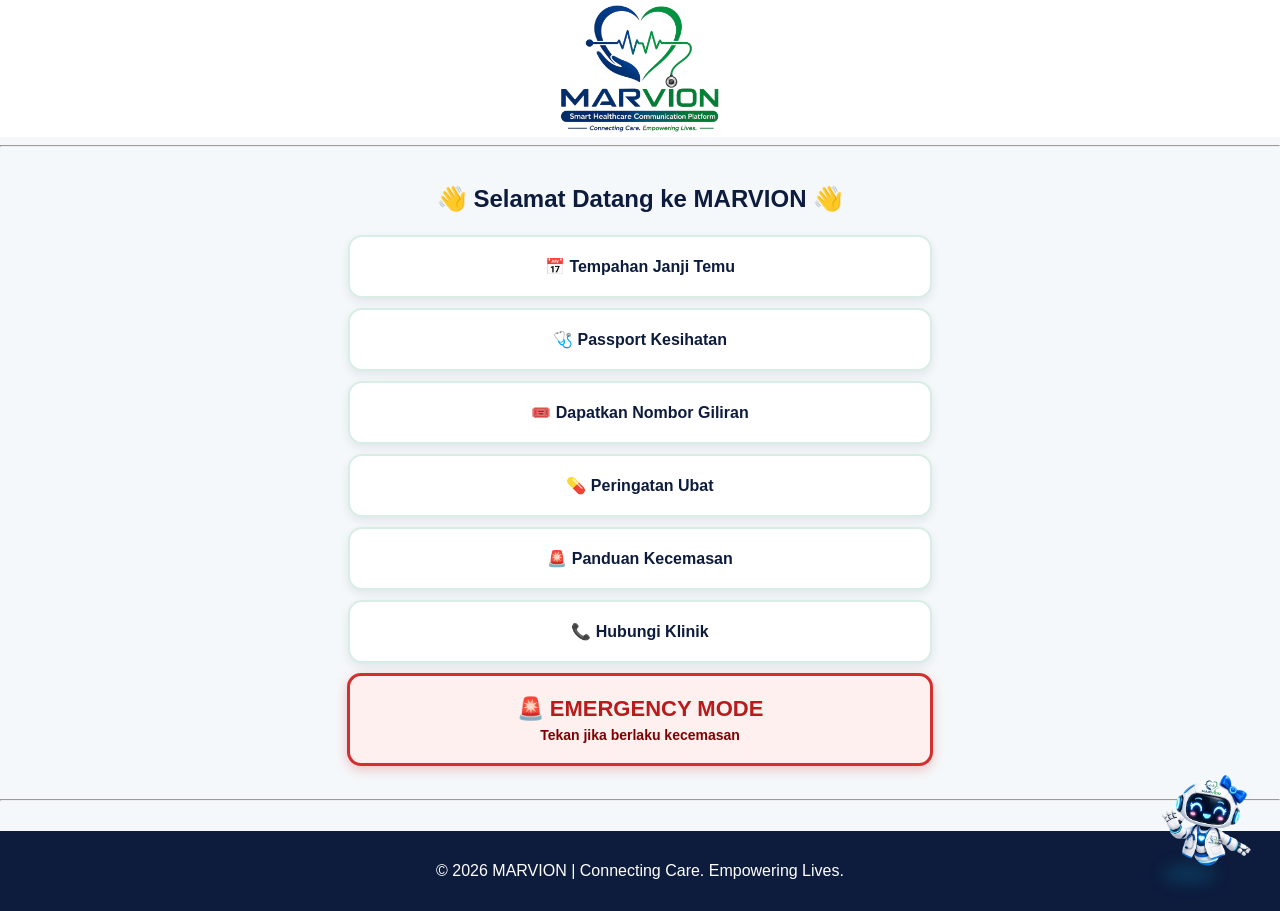
<file: index.html>
<!DOCTYPE html>
<html lang="ms">

<head>
    <meta charset="UTF-8">
    <meta name="viewport" content="width=device-width, initial-scale=1.0">

    <title>Marvion | Smart Healthcare Communication Platform</title>

    <link rel="stylesheet" href="style.css">
    <link rel="stylesheet" href="marvion-ai.css">
    
    <style>

        main {
            text-align: center;
            max-width: 700px;
            margin: auto;
            padding: 20px 15px 25px;
        }

        main h2 {
            text-align: center;
            margin: 10px 0 22px;
        }

        .menu {
            display: flex;
            flex-direction: column;
            align-items: center;
            gap: 10px;
        }

        .menu .card {
            width: 92%;
            max-width: 550px;
            display: block;
            margin: 0;
            padding: 20px 15px;
            text-align: center;
        }

        .menu .card small {
            display: block;
            margin-top: 5px;
        }

        /* KOTAK TEMPAHAN DI LAMAN UTAMA */

        .appointment-summary {
            display: none;
            width: 92%;
            max-width: 550px;
            box-sizing: border-box;
            margin: 18px auto 0;
            padding: 18px 16px;
            background: #effcf6;
            border: 2px solid #159b72;
            border-radius: 18px;
            text-align: center;
        }

        .appointment-summary h3 {
            margin: 0 0 12px;
            color: #247653;
            font-size: 20px;
        }

        .appointment-summary p {
            margin: 7px 0;
            font-size: 16px;
            line-height: 1.4;
        }

        .appointment-summary .view-button {
            display: inline-block;
            margin-top: 12px;
            padding: 10px 18px;
            border-radius: 9px;
            background: #099b70;
            color: white;
            text-decoration: none;
            font-weight: bold;
        }

        footer {
            text-align: center;
        }

        @media (max-width: 600px) {

            main {
                padding: 15px 10px 20px;
            }

            main h2 {
                font-size: 22px;
                margin: 10px 0 18px;
                line-height: 1.3;
            }

            .menu {
                gap: 10px;
            }

            .menu .card {
                width: 92%;
                padding: 18px 12px;
            }

            .appointment-summary {
                width: 92%;
                padding: 17px 14px;
            }

            .appointment-summary h3 {
                font-size: 19px;
            }

            .appointment-summary p {
                font-size: 16px;
            }
        }

    </style>
</head>

<body>

    <header>

        <img
            src="marvion-logo.png"
            alt="MARVION Smart Healthcare Communication Platform"
            class="logo"
            style="width: 160px !important; max-width: none !important; height: auto; display: block; margin: 0 auto;">

    </header>

    <hr>

    <main>

        <h2>👋 Selamat Datang ke MARVION 👋</h2>


        <div class="menu">

            <!-- 1. TEMPAHAN JANJI TEMU -->
            <a href="appointment.html" class="card">
                📅 Tempahan Janji Temu
            </a>


            <!-- 2. PASSPORT KESIHATAN -->
            <a href="passport.html" class="card">
                🩺 Passport Kesihatan
            </a>


            <!-- 3. DAPATKAN NOMBOR GILIRAN -->
            <a href="queue.html" class="card">
                🎟️ Dapatkan Nombor Giliran
            </a>


            <!-- 4. PERINGATAN UBAT -->
            <a href="medicine.html" class="card">
                💊 Peringatan Ubat
            </a>


            <!-- 5. PANDUAN KECEMASAN -->
            <a href="emergency.html" class="card">
                🚨 Panduan Kecemasan
            </a>


            <!-- 6. HUBUNGI KLINIK -->
            <a href="contact.html" class="card">
                📞 Hubungi Klinik
            </a>

            <!-- 7. EMERGENCY MODE -->
            <a
                href="emergency-mode.html"
                class="card emergency-card">

                🚨 EMERGENCY MODE

                <small>
                    Tekan jika berlaku kecemasan
                </small>

            </a>

        </div>


        <!-- TEMPAHAN YANG TELAH DISIMPAN -->

        <div
            id="appointmentSummary"
            class="appointment-summary">

            <h3>📅 Temujanji Anda</h3>

            <div id="appointmentDetails"></div>

            <a
                href="appointment.html"
                class="view-button">
                Lihat Tempahan
            </a>

        </div>

    </main>

    <hr>

    <footer>

        <p>
            © 2026 MARVION | Connecting Care. Empowering Lives.
        </p>

    </footer>


    <script>

        function paparTemujanji() {

            let data =
                localStorage.getItem("tempahanJanjiTemu");

            if (!data) {
                return;
            }

            let tempahan =
                JSON.parse(data);


            /* Tukar tarikh kepada format lebih cantik */

            let tarikhPaparan = tempahan.tarikh;

            if (tempahan.tarikh) {

                let bahagian =
                    tempahan.tarikh.split("-");

                if (bahagian.length === 3) {

                    tarikhPaparan =
                        bahagian[2] + "/" +
                        bahagian[1] + "/" +
                        bahagian[0];
                }
            }


            document.getElementById(
                "appointmentDetails"
            ).innerHTML =

                "<p><strong>Nama:</strong> " +
                tempahan.nama +
                "</p>" +

                "<p><strong>Tarikh:</strong> " +
                tarikhPaparan +
                "</p>" +

                "<p><strong>Masa:</strong> " +
                tempahan.masa +
                "</p>" +

                "<p><strong>Jenis:</strong> " +
                tempahan.jenis +
                "</p>";


            document.getElementById(
                "appointmentSummary"
            ).style.display = "block";
        }


        window.onload = function() {

            paparTemujanji();

        };

    </script>

<!-- MIRA - MARVION Intelligent Response Assistant -->

<button id="mira-chat-button" type="button">
    <span id="mira-avatar">
        <img src="mira-robot.png" alt="MIRA" style="width:42px; height:42px; object-fit:contain; border-radius:50%;">
    </span>
    <span>Tanya MIRA</span>
</button>

<div id="mira-chat-box">

    <div id="mira-header">
        <div id="mira-header-avatar">👩🏻‍⚕️🤖</div>

        <div id="mira-header-info">
            <strong>MIRA 💙</strong>
            <span>MARVION Intelligent Response Assistant</span>
            <div class="mira-online">● Online</div>
        </div>

        <button id="mira-close" type="button">×</button>
    </div>

    <div id="mira-messages">

        <div class="mira-message bot">
            <div class="mira-bubble">
                Hai! 👋 Saya <strong>MIRA</strong>, pembantu maya MARVION. 💙
                <br><br>
                Ada apa yang saya boleh bantu?
            </div>
        </div>

    </div>

    <div id="mira-quick-buttons">

        <button class="mira-quick-btn" type="button">
            📅 Temujanji
        </button>

        <button class="mira-quick-btn" type="button">
            🎟️ Nombor giliran
        </button>

        <button class="mira-quick-btn" type="button">
            🚨 Emergency Mode
        </button>

    </div>

    <div id="mira-input-area">

        <input
            id="mira-input"
            type="text"
            placeholder="Tanya MIRA di sini..."
        >

        <button id="mira-send" type="button">➤</button>

    </div>

</div>
    
</body>

</html>
</file>
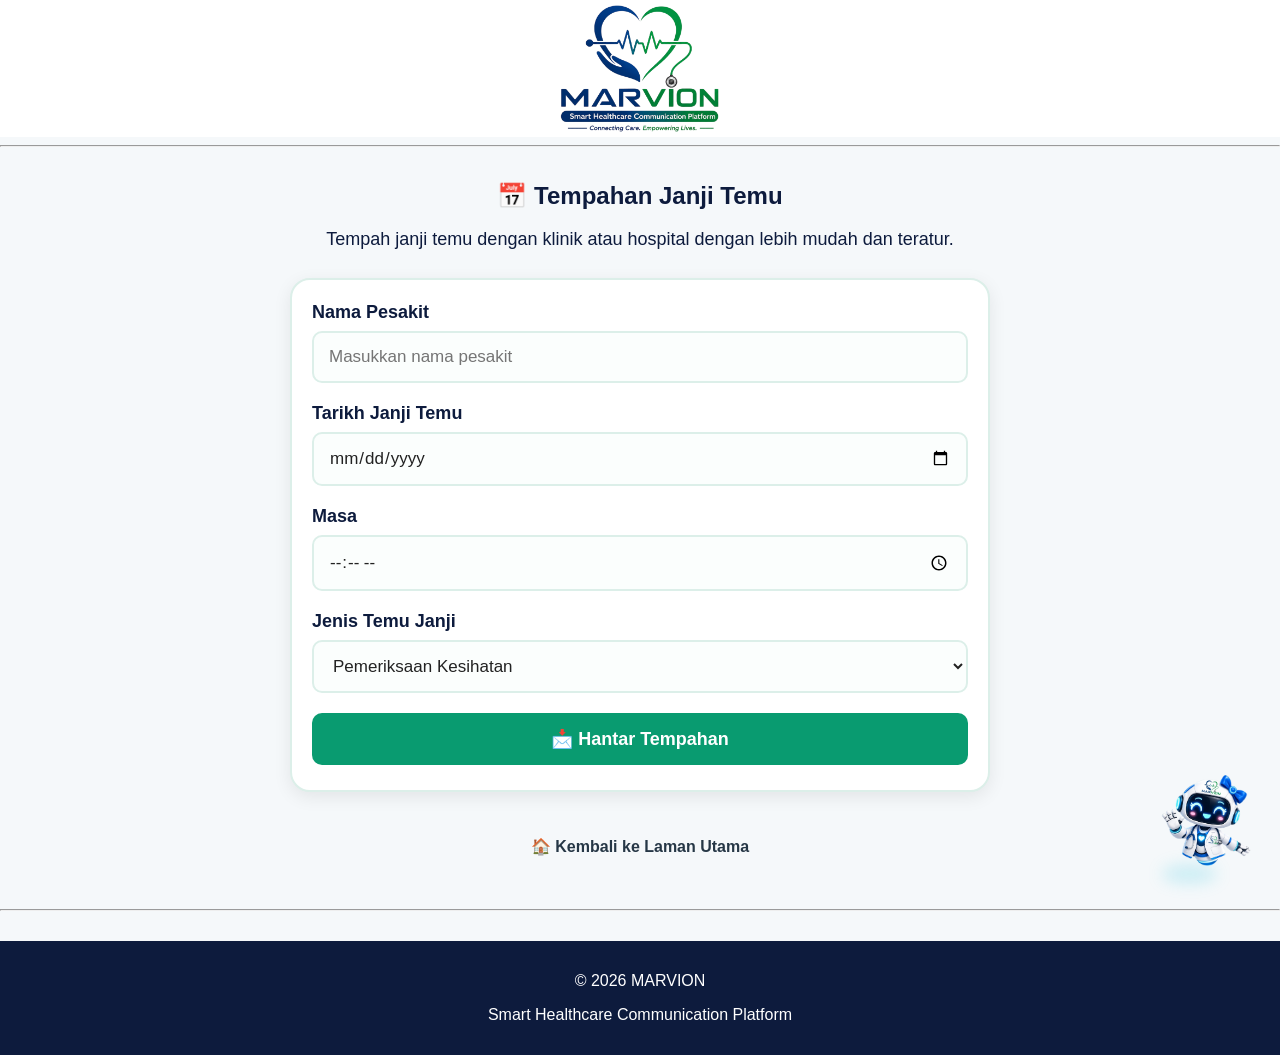
<file: appointment.html>
<!DOCTYPE html>
<html lang="ms">

<head>
    <meta charset="UTF-8">
    <meta name="viewport" content="width=device-width, initial-scale=1.0">

    <title>Tempahan Janji Temu | MARVION</title>

    <link rel="stylesheet" href="style.css">
    <link rel="stylesheet" href="marvion-ai.css">

    <style>
        main {
            max-width: 700px;
            margin: auto;
            padding: 20px 15px 35px;
        }

        main h2 {
            text-align: center;
            margin: 5px 0 15px;
            line-height: 1.3;
        }

        .intro {
            text-align: center;
            font-size: 18px;
            line-height: 1.5;
            margin: 0 auto 25px;
        }

        .appointment-form {
            background: white;
            border-radius: 20px;
            padding: 22px 20px 25px;
            box-shadow: 0 5px 18px rgba(0, 0, 0, 0.08);
            border: 2px solid #dcefe9;
            box-sizing: border-box;
        }

        .form-group {
            margin-bottom: 20px;
        }

        .form-group label {
            display: block;
            font-size: 18px;
            font-weight: bold;
            margin-bottom: 8px;
            color: #0d1b3d;
        }

        .form-group input,
        .form-group select {
            width: 100%;
            box-sizing: border-box;
            padding: 14px 15px;
            font-size: 17px;
            font-family: Arial, sans-serif;
            border: 2px solid #dcefe9;
            border-radius: 10px;
            background: #fbfefd;
            color: #222;
            outline: none;
        }

        .form-group input:focus,
        .form-group select:focus {
            border-color: #159b72;
        }

        .submit-button {
            width: 100%;
            box-sizing: border-box;
            border: none;
            border-radius: 10px;
            padding: 15px;
            font-size: 18px;
            font-weight: bold;
            font-family: Arial, sans-serif;
            background: #099b70;
            color: white;
            cursor: pointer;
        }

        .success {
            display: none;
            background: #effcf6;
            border: 2px solid #159b72;
            border-radius: 18px;
            padding: 22px 18px;
            margin-top: 28px;
            text-align: center;
            color: #0d1b3d;
            box-sizing: border-box;
        }

        .success h3 {
            color: #247653;
            font-size: 22px;
            margin: 0 0 18px;
        }

        .success p {
            font-size: 17px;
            line-height: 1.5;
            margin: 10px 0;
        }

        /* PAUTAN KEMBALI KE LAMAN UTAMA */
        .back-link {
            display: block;
            width: fit-content;
            margin: 45px auto 10px;
            text-align: center;
            color: #263746;
            font-weight: bold;
            text-decoration: none;
        }

        .back-link:hover {
            color: #079b75;
        }

        footer {
            text-align: center;
        }

        @media (max-width: 600px) {

            main {
                padding: 18px 10px 30px;
            }

            main h2 {
                font-size: 22px;
                margin: 5px 0 14px;
            }

            .intro {
                font-size: 17px;
                line-height: 1.5;
                margin-bottom: 25px;
            }

            .appointment-form {
                width: 100%;
                padding: 20px 18px 25px;
                border-radius: 18px;
            }

            .form-group {
                margin-bottom: 19px;
            }

            .form-group label {
                font-size: 18px;
                margin-bottom: 7px;
            }

            .form-group input,
            .form-group select {
                padding: 14px;
                font-size: 17px;
                min-height: 52px;
            }

            .submit-button {
                min-height: 55px;
                font-size: 18px;
            }

            .success {
                margin-top: 28px;
                padding: 22px 16px;
            }
        }
    </style>
</head>

<body>

    <header>
        <img
            src="marvion-logo.png"
            alt="MARVION Smart Healthcare Communication Platform"
            class="logo"
            style="width: 160px !important; max-width: none !important; height: auto; display: block; margin: 0 auto;">
    </header>

    <hr>

    <main>

        <h2>📅 Tempahan Janji Temu</h2>

        <p class="intro">
            Tempah janji temu dengan klinik atau hospital
            dengan lebih mudah dan teratur.
        </p>

        <div class="appointment-form">

            <div class="form-group">
                <label for="nama">Nama Pesakit</label>
                <input
                    type="text"
                    id="nama"
                    placeholder="Masukkan nama pesakit">
            </div>

            <div class="form-group">
                <label for="tarikh">Tarikh Janji Temu</label>
                <input
                    type="date"
                    id="tarikh">
            </div>

            <div class="form-group">
                <label for="masa">Masa</label>
                <input
                    type="time"
                    id="masa">
            </div>

            <div class="form-group">
                <label for="jenis">Jenis Temu Janji</label>

                <select id="jenis">
                    <option value="Pemeriksaan Kesihatan">
                        Pemeriksaan Kesihatan
                    </option>

                    <option value="Rawatan Susulan">
                        Rawatan Susulan
                    </option>

                    <option value="Konsultasi Doktor">
                        Konsultasi Doktor
                    </option>

                    <option value="Pemeriksaan Pergigian">
                        Pemeriksaan Pergigian
                    </option>
                </select>
            </div>

            <button
                type="button"
                class="submit-button"
                onclick="hantarTempahan()">
                📩 Hantar Tempahan
            </button>

        </div>

        <div
            class="success"
            id="pengesahan">

            <h3>📅 Tempahan Berjaya!</h3>

            <div id="butiranTempahan"></div>

            <p>
                Terima kasih kerana menggunakan MARVION.
            </p>

        </div>

        <a
            href="index.html"
            class="back-link">
            🏠 Kembali ke Laman Utama
        </a>

    </main>

    <hr>

    <footer>
        <p>© 2026 MARVION</p>
        <p>Smart Healthcare Communication Platform</p>
    </footer>

    <script>

        function hantarTempahan() {

            let nama =
                document.getElementById("nama").value.trim();

            let tarikh =
                document.getElementById("tarikh").value;

            let masa =
                document.getElementById("masa").value;

            let jenis =
                document.getElementById("jenis").value;

            if (nama === "") {
                alert("Sila masukkan nama pesakit.");
                return;
            }

            if (tarikh === "") {
                alert("Sila pilih tarikh janji temu.");
                return;
            }

            if (masa === "") {
                alert("Sila pilih masa janji temu.");
                return;
            }

            /* SIMPAN TEMPAHAN */
            let tempahan = {
                nama: nama,
                tarikh: tarikh,
                masa: masa,
                jenis: jenis
            };

            localStorage.setItem(
                "tempahanJanjiTemu",
                JSON.stringify(tempahan)
            );

            /* PAPARKAN PENGESAHAN */
            paparTempahan(tempahan);

            document.getElementById("pengesahan")
                .scrollIntoView({
                    behavior: "smooth",
                    block: "start"
                });
        }

        function paparTempahan(tempahan) {

            document.getElementById("butiranTempahan").innerHTML =

                "<p><strong>Nama:</strong> " +
                tempahan.nama +
                "</p>" +

                "<p><strong>Tarikh:</strong> " +
                tempahan.tarikh +
                "</p>" +

                "<p><strong>Masa:</strong> " +
                tempahan.masa +
                "</p>" +

                "<p><strong>Jenis Temu Janji:</strong> " +
                tempahan.jenis +
                "</p>";

            document.getElementById("pengesahan")
                .style.display = "block";
        }

        /* PAPARKAN SEMULA TEMPAHAN YANG TELAH DISIMPAN */
        window.onload = function() {

            let data =
                localStorage.getItem("tempahanJanjiTemu");

            if (data) {

                let tempahan =
                    JSON.parse(data);

                document.getElementById("nama").value =
                    tempahan.nama;

                document.getElementById("tarikh").value =
                    tempahan.tarikh;

                document.getElementById("masa").value =
                    tempahan.masa;

                document.getElementById("jenis").value =
                    tempahan.jenis;

                paparTempahan(tempahan);
            }
        };

    </script>

    <!-- MIRA - MARVION Intelligent Response Assistant -->

    <button id="mira-chat-button" type="button">
        <span id="mira-avatar">
            <img src="mira-robot.png" alt="MIRA" style="width:42px; height:42px; object-fit:contain; border-radius:50%;">
        </span>
        <span>Tanya MIRA</span>
    </button>

    <div id="mira-chat-box">

        <div id="mira-header">
            <div id="mira-header-avatar">👩🏻‍⚕️🤖</div>

            <div id="mira-header-info">
                <strong>MIRA 💙</strong>
                <span>MARVION Intelligent Response Assistant</span>
                <div class="mira-online">● Online</div>
            </div>

            <button id="mira-close" type="button">×</button>
        </div>

        <div id="mira-messages">

            <div class="mira-message bot">
                <div class="mira-bubble">
                    Hai! 👋 Saya <strong>MIRA</strong>, pembantu maya MARVION. 💙
                    <br><br>
                    Ada apa yang saya boleh bantu?
                </div>
            </div>

        </div>

        <div id="mira-quick-buttons">

            <button class="mira-quick-btn" type="button">
                📅 Temujanji
            </button>

            <button class="mira-quick-btn" type="button">
                🎟️ Nombor giliran
            </button>

            <button class="mira-quick-btn" type="button">
                🚨 Emergency Mode
            </button>

        </div>

        <div id="mira-input-area">

            <input
                id="mira-input"
                type="text"
                placeholder="Tanya MIRA di sini..."
            >

            <button id="mira-send" type="button">➤</button>

        </div>

    </div>

</body>

</html>
</file>
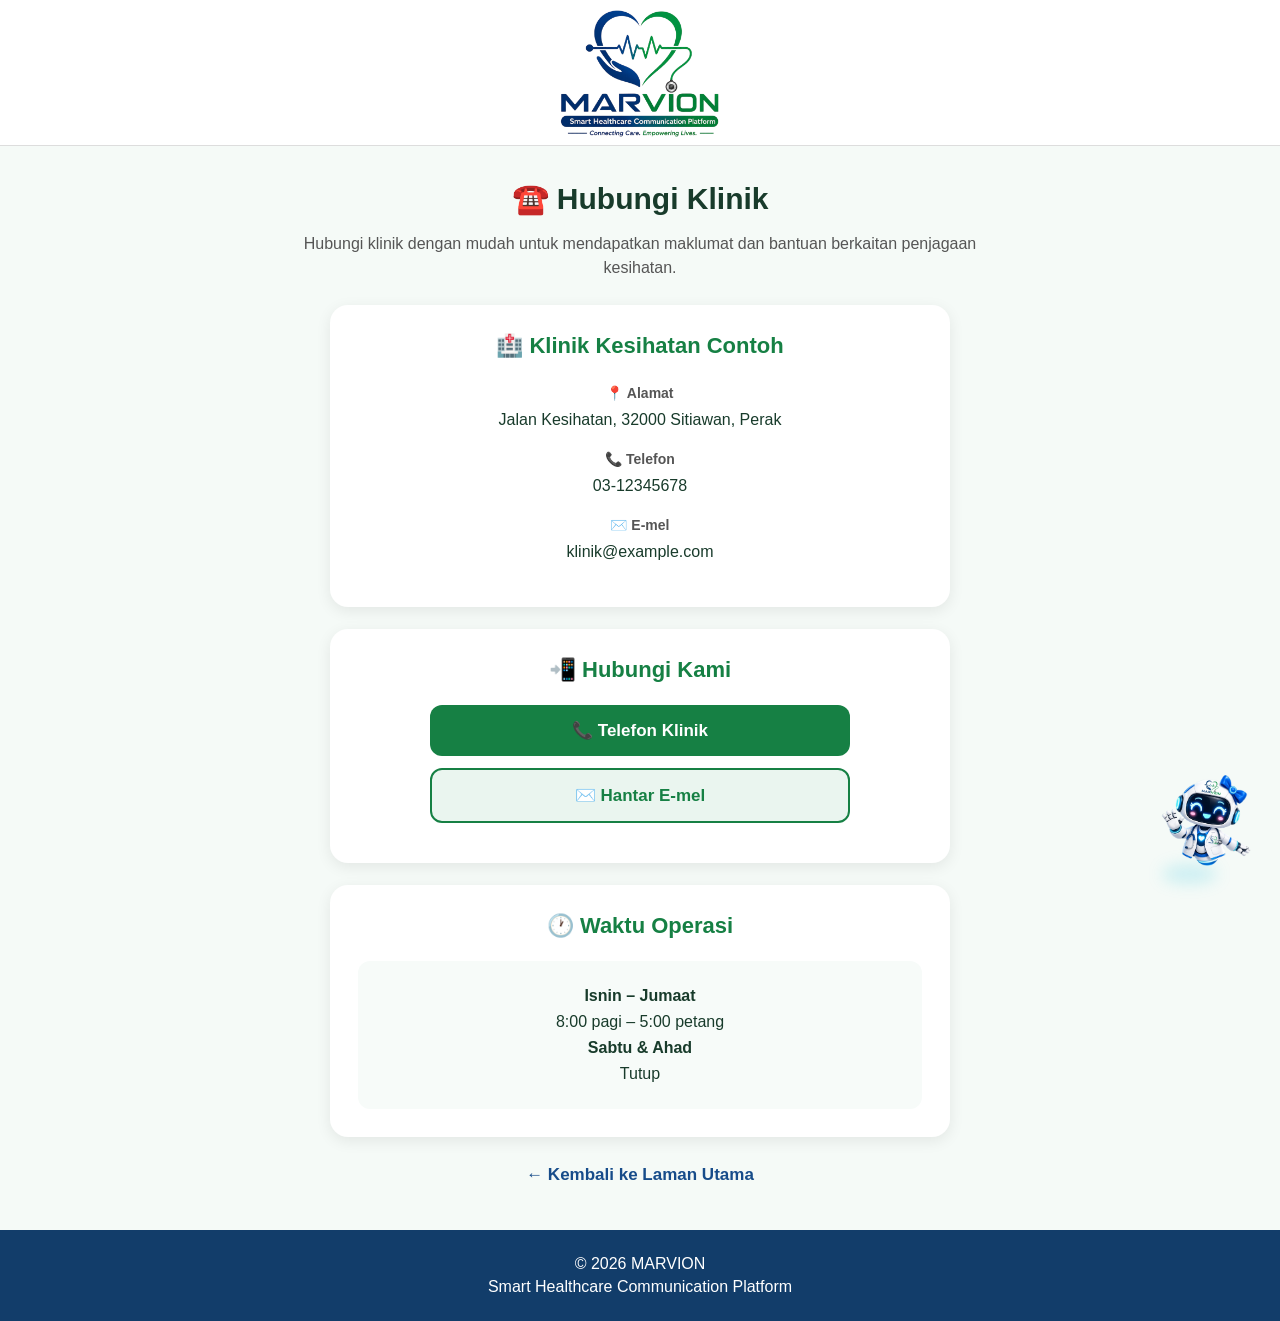
<file: contact.html>
<!DOCTYPE html>
<html lang="ms">

<head>
    <meta charset="UTF-8">
    <meta name="viewport" content="width=device-width, initial-scale=1.0">

    <title>Hubungi Klinik | MARVION</title>

    <link rel="stylesheet" href="marvion-ai.css">

    <style>

        * {
            box-sizing: border-box;
        }

        body {
            margin: 0;
            font-family: Arial, sans-serif;
            background: #f5faf7;
            color: #183b2b;
        }

        header {
            background: white;
            text-align: center;
            padding: 10px 15px 8px;
            border-bottom: 1px solid #ddd;
        }

        .logo {
            display: block;
            width: 160px;
            max-width: 80%;
            height: auto;
            margin: 0 auto;
        }

        main {
            max-width: 720px;
            margin: 0 auto;
            padding: 30px 15px 45px;
        }

        h1 {
            text-align: center;
            font-size: 30px;
            margin: 5px 0 10px;
        }

        .subtitle {
            text-align: center;
            color: #555;
            line-height: 1.5;
            margin-bottom: 25px;
        }

        .card {
            background: white;
            max-width: 620px;
            margin: 0 auto 22px;
            padding: 28px;
            border-radius: 18px;
            box-shadow: 0 4px 15px rgba(0,0,0,0.08);
        }

        .card h2 {
            text-align: center;
            color: #168044;
            margin-top: 0;
            margin-bottom: 22px;
            font-size: 22px;
        }

        .info {
            text-align: center;
            line-height: 1.8;
        }

        .info p {
            margin: 12px 0;
        }

        .info strong {
            display: block;
            color: #555;
            font-size: 14px;
        }

        .contact-button {
            display: block;
            width: 100%;
            max-width: 420px;
            margin: 12px auto;
            padding: 15px;
            border-radius: 12px;
            text-align: center;
            text-decoration: none;
            font-size: 17px;
            font-weight: bold;
        }

        .phone {
            background: #168044;
            color: white;
        }

        .email {
            background: #eaf5ef;
            color: #168044;
            border: 2px solid #168044;
        }

        .hours {
            background: #f7fbf9;
            border-radius: 12px;
            padding: 18px;
            text-align: center;
            margin-top: 20px;
        }

        .hours p {
            margin: 8px 0;
        }

        .back {
            display: block;
            width: fit-content;
            margin: 28px auto 0;
            color: #174c8a;
            font-size: 17px;
            font-weight: bold;
            text-decoration: none;
        }

        footer {
            background: #123d6a;
            color: white;
            text-align: center;
            padding: 20px 15px;
        }

        footer p {
            margin: 5px 0;
        }

        @media (max-width: 600px) {

            main {
                padding: 22px 12px 35px;
            }

            h1 {
                font-size: 26px;
            }

            .card {
                padding: 22px 18px;
            }

            .logo {
                width: 160px;
            }

        }

    </style>
</head>


<body>


<header>

    <img
    src="marvion-logo.png"
    alt="MARVION Smart Healthcare Communication Platform"
    class="logo"
    style="width:160px; max-width:160px;">

</header>


<main>


    <h1>☎️ Hubungi Klinik</h1>

    <p class="subtitle">
        Hubungi klinik dengan mudah untuk mendapatkan
        maklumat dan bantuan berkaitan penjagaan kesihatan.
    </p>


    <div class="card">

        <h2>🏥 Klinik Kesihatan Contoh</h2>

        <div class="info">

            <p>
                <strong>📍 Alamat</strong>
                Jalan Kesihatan, 32000 Sitiawan, Perak
            </p>
            <p>
                <strong>📞 Telefon</strong>
                03-12345678
            </p>

            <p>
                <strong>✉️ E-mel</strong>
                klinik@example.com
            </p>

        </div>

    </div>


    <div class="card">

        <h2>📲 Hubungi Kami</h2>

        <a
            href="tel:0312345678"
            class="contact-button phone">

            📞 Telefon Klinik

        </a>

        <a
            href="mailto:klinik@example.com"
            class="contact-button email">

            ✉️ Hantar E-mel

        </a>

    </div>


    <div class="card">

        <h2>🕐 Waktu Operasi</h2>

        <div class="hours">

            <p><strong>Isnin – Jumaat</strong></p>

            <p>8:00 pagi – 5:00 petang</p>

            <p><strong>Sabtu & Ahad</strong></p>

            <p>Tutup</p>

        </div>

    </div>


    <a
        href="index.html"
        class="back">

        ← Kembali ke Laman Utama

    </a>


</main>


<footer>

    <p>© 2026 MARVION</p>

    <p>
        Smart Healthcare Communication Platform
    </p>

</footer>

<!-- MIRA - MARVION Intelligent Response Assistant -->

<button id="mira-chat-button" type="button">
    <span id="mira-avatar">
        <img src="mira-robot.png" alt="MIRA" style="width:42px; height:42px; object-fit:contain; border-radius:50%;">
    </span>
    <span>Tanya MIRA</span>
</button>

<div id="mira-chat-box">

    <div id="mira-header">
        <div id="mira-header-avatar">👩🏻‍⚕️🤖</div>

        <div id="mira-header-info">
            <strong>MIRA 💙</strong>
            <span>MARVION Intelligent Response Assistant</span>
            <div class="mira-online">● Online</div>
        </div>

        <button id="mira-close" type="button">×</button>
    </div>

    <div id="mira-messages">

        <div class="mira-message bot">
            <div class="mira-bubble">
                Hai! 👋 Saya <strong>MIRA</strong>, pembantu maya MARVION. 💙
                <br><br>
                Ada apa yang saya boleh bantu?
            </div>
        </div>

    </div>

    <div id="mira-quick-buttons">

        <button class="mira-quick-btn" type="button">
            📅 Temujanji
        </button>

        <button class="mira-quick-btn" type="button">
            🎟️ Nombor giliran
        </button>

        <button class="mira-quick-btn" type="button">
            🚨 Emergency Mode
        </button>

    </div>

    <div id="mira-input-area">

        <input
            id="mira-input"
            type="text"
            placeholder="Tanya MIRA di sini..."
        >

        <button id="mira-send" type="button">➤</button>

    </div>

</div>


</body>

</html>
</file>
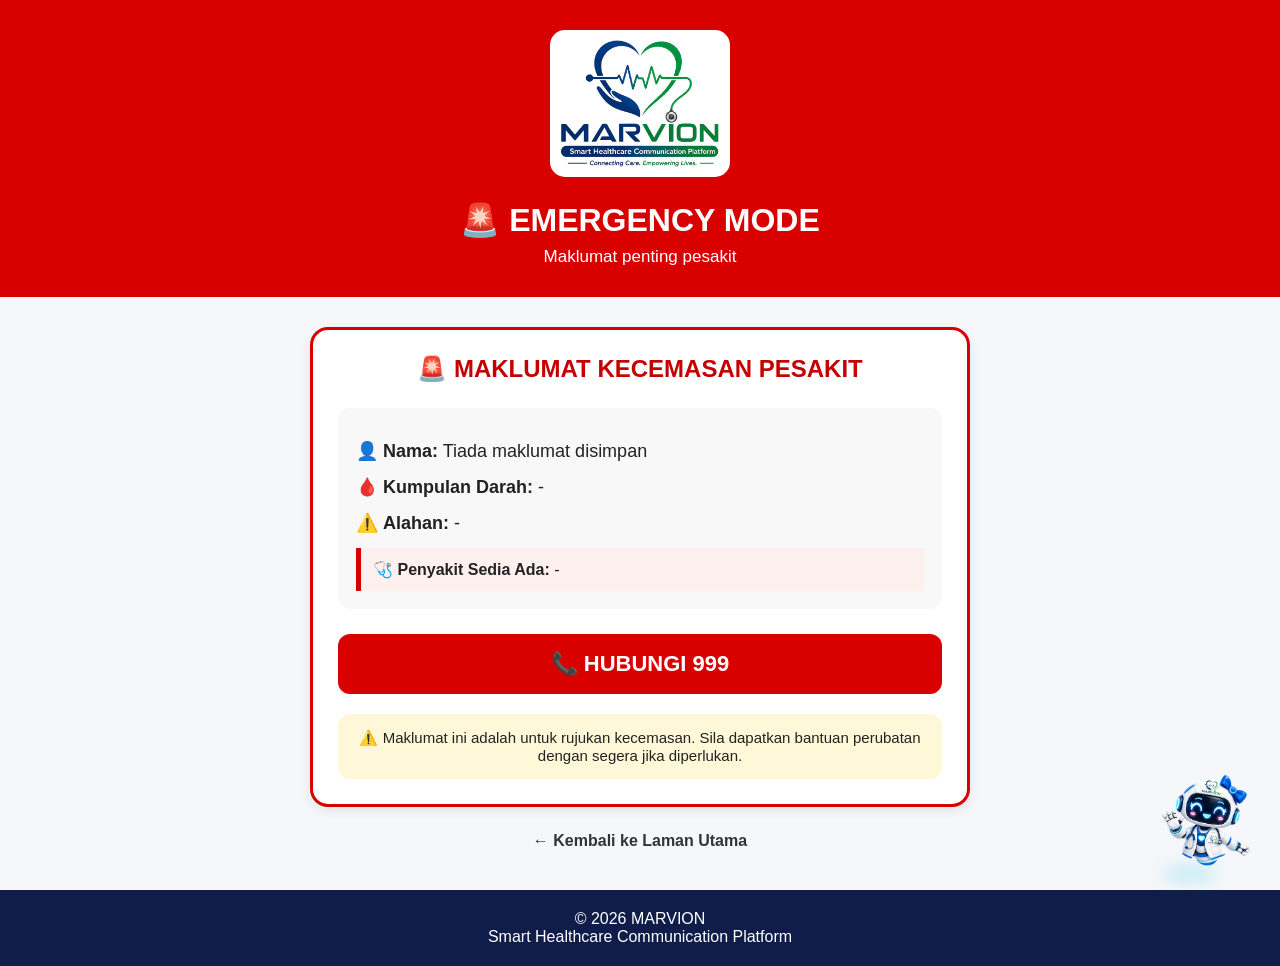
<file: emergency-mode.html>
<!DOCTYPE html>
<html lang="ms">
<head>
<meta charset="UTF-8">
<meta name="viewport" content="width=device-width, initial-scale=1.0">

<title>Emergency Mode | MARVION</title>

<link rel="stylesheet" href="marvion-ai.css">

<style>
* {
    box-sizing: border-box;
}

body {
    margin: 0;
    font-family: Arial, sans-serif;
    background: #f5f7fa;
    color: #222;
}

header {
    background: #d90000;
    color: white;
    text-align: center;
    padding: 30px 20px;
}

header img {
    width: 180px;
    max-width: 80%;
    background: white;
    padding: 10px;
    border-radius: 15px;
    margin-bottom: 15px;
}

header h1 {
    margin: 5px 0;
    font-size: 32px;
}

header p {
    margin: 8px 0 0;
    font-size: 17px;
}

main {
    max-width: 700px;
    margin: 30px auto;
    padding: 0 20px;
}

.card {
    background: white;
    border: 3px solid #d90000;
    border-radius: 18px;
    padding: 25px;
    box-shadow: 0 4px 12px rgba(0,0,0,0.08);
}

.card h2 {
    text-align: center;
    color: #c40000;
    margin-top: 0;
    margin-bottom: 25px;
}

.info {
    background: #f8f8f8;
    border-radius: 12px;
    padding: 18px;
    margin-bottom: 20px;
}

.info p {
    font-size: 18px;
    margin: 14px 0;
}

.label {
    font-weight: bold;
}

.disease {
    background: #fff0f0;
    border-left: 5px solid #d90000;
    padding: 12px;
    margin-top: 10px;
}

.emergency-button {
    display: block;
    width: 100%;
    text-align: center;
    background: #d90000;
    color: white;
    text-decoration: none;
    font-size: 22px;
    font-weight: bold;
    padding: 17px;
    border-radius: 12px;
    margin-top: 25px;
}

.emergency-button:hover {
    background: #a80000;
}

.note {
    text-align: center;
    background: #fff8d8;
    padding: 15px;
    border-radius: 12px;
    margin-top: 20px;
    font-size: 15px;
}

.back {
    display: block;
    text-align: center;
    margin: 25px 0;
    color: #333;
    font-weight: bold;
    text-decoration: none;
}

footer {
    background: #101d4a;
    color: white;
    text-align: center;
    padding: 20px;
    margin-top: 40px;
}
</style>
</head>

<body>

<header>

    <!-- Logo MARVION -->
    <img src="marvion-logo.png" alt="MARVION Smart Healthcare Communication Platform" class="logo">

    <h1>🚨 EMERGENCY MODE</h1>
    <p>Maklumat penting pesakit</p>

</header>

<main>

    <div class="card">

        <h2>🚨 MAKLUMAT KECEMASAN PESAKIT</h2>

        <div class="info">

            <p>
                👤 <span class="label">Nama:</span>
                <span id="namaPesakit">-</span>
            </p>

            <p>
                🩸 <span class="label">Kumpulan Darah:</span>
                <span id="darahPesakit">-</span>
            </p>

            <p>
                ⚠️ <span class="label">Alahan:</span>
                <span id="alahanPesakit">-</span>
            </p>

            <div class="disease">
                🩺 <span class="label">Penyakit Sedia Ada:</span>
                <span id="penyakitPesakit">-</span>
            </div>

        </div>

        <a class="emergency-button" href="tel:999">
            📞 HUBUNGI 999
        </a>

        <div class="note">
            ⚠️ Maklumat ini adalah untuk rujukan kecemasan.
            Sila dapatkan bantuan perubatan dengan segera jika diperlukan.
        </div>

    </div>

    <a class="back" href="index.html">
        ← Kembali ke Laman Utama
    </a>

</main>

<footer>
    © 2026 MARVION<br>
    Smart Healthcare Communication Platform
</footer>

<script>

/* Ambil maklumat yang disimpan dalam Pasport Kesihatan */
let data = localStorage.getItem("maklumatKesihatan");

if (data) {

    try {

        let maklumat = JSON.parse(data);

        document.getElementById("namaPesakit").textContent =
            maklumat.nama || "-";

        document.getElementById("darahPesakit").textContent =
            maklumat.darah || "-";

        document.getElementById("alahanPesakit").textContent =
            maklumat. alahan || "Tiada";

        document.getElementById("penyakitPesakit").textContent =
            maklumat.penyakit || "Tiada";

    } catch (error) {
        document.getElementById("namaPesakit").textContent = "Tiada maklumat";
        document.getElementById("darahPesakit").textContent = "-";
        document.getElementById("alahanPesakit").textContent = "-";
        document.getElementById("penyakitPesakit").textContent = "-";

    }

} else {

    document.getElementById("namaPesakit").textContent =
        "Tiada maklumat disimpan";

    document.getElementById("darahPesakit").textContent = "-";
    document.getElementById("alahanPesakit").textContent = "-";
    document.getElementById("penyakitPesakit").textContent = "-";
}

</script>

<!-- MIRA - MARVION Intelligent Response Assistant -->

<button id="mira-chat-button" type="button">
    <span id="mira-avatar">
        <img src="mira-robot.png" alt="MIRA" style="width:42px; height:42px; object-fit:contain; border-radius:50%;">
    </span>
    <span>Tanya MIRA</span>
</button>

<div id="mira-chat-box">

    <div id="mira-header">
        <div id="mira-header-avatar">👩🏻‍⚕️🤖</div>

        <div id="mira-header-info">
            <strong>MIRA 💙</strong>
            <span>MARVION Intelligent Response Assistant</span>
            <div class="mira-online">● Online</div>
        </div>

        <button id="mira-close" type="button">×</button>
    </div>

    <div id="mira-messages">

        <div class="mira-message bot">
            <div class="mira-bubble">
                Hai! 👋 Saya <strong>MIRA</strong>, pembantu maya MARVION. 💙
                <br><br>
                Ada apa yang saya boleh bantu?
            </div>
        </div>

    </div>

    <div id="mira-quick-buttons">

        <button class="mira-quick-btn" type="button">
            📅 Temujanji
        </button>

        <button class="mira-quick-btn" type="button">
            🎟️ Nombor giliran
        </button>

        <button class="mira-quick-btn" type="button">
            🚨 Emergency Mode
        </button>

    </div>

    <div id="mira-input-area">

        <input
            id="mira-input"
            type="text"
            placeholder="Tanya MIRA di sini..."
        >

        <button id="mira-send" type="button">➤</button>

    </div>

</div>

</body>
</html>
</file>
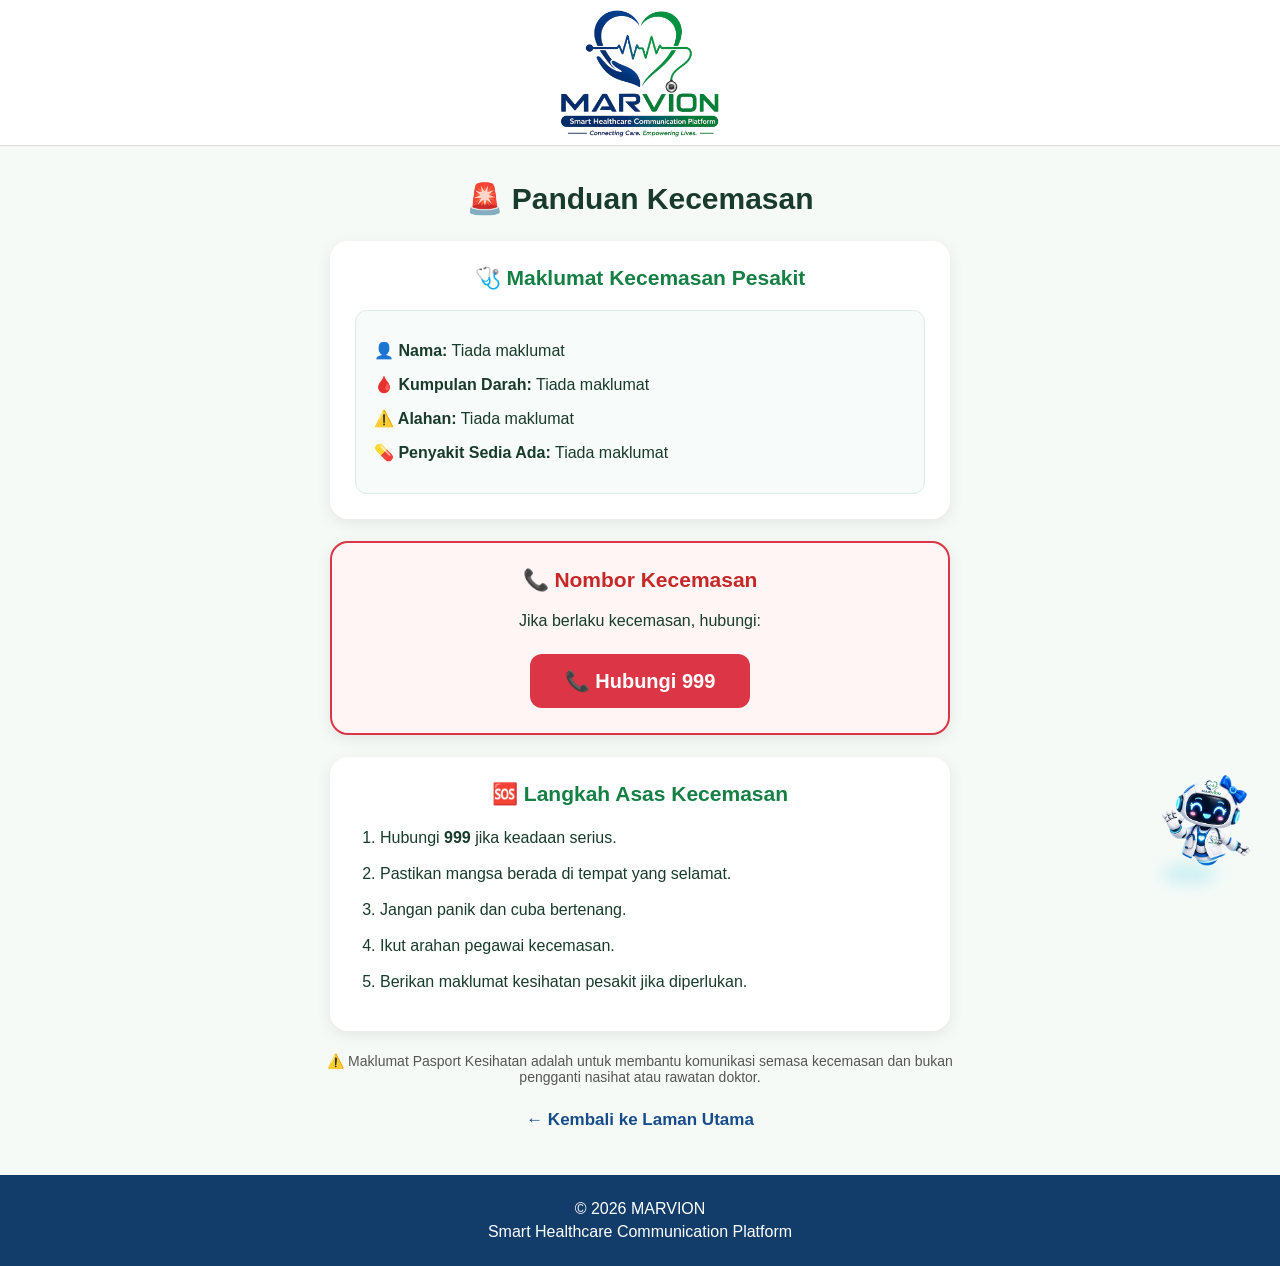
<file: emergency.html>
<!DOCTYPE html>
<html lang="ms">

<head>
    <meta charset="UTF-8">
    <meta name="viewport" content="width=device-width, initial-scale=1.0">

    <title>Panduan Kecemasan | MARVION</title>

    <link rel="stylesheet" href="marvion-ai.css">

    <style>
        * {
            box-sizing: border-box;
        }

        body {
            margin: 0;
            font-family: Arial, sans-serif;
            background: #f5faf7;
            color: #183b2b;
        }

        header {
            background: white;
            text-align: center;
            padding: 10px 15px 8px;
            border-bottom: 1px solid #ddd;
        }

        .logo {
            display: block;
            width: 160px;
            max-width: 80%;
            height: auto;
            margin: 0 auto;
        }

        main {
            width: 100%;
            max-width: 720px;
            margin: 0 auto;
            padding: 30px 15px 45px;
        }

        h1 {
            text-align: center;
            font-size: 30px;
            margin: 5px 0 25px;
            color: #183b2b;
        }

        .card {
            background: white;
            width: 100%;
            max-width: 620px;
            margin: 0 auto 22px;
            padding: 25px;
            border-radius: 18px;
            box-shadow: 0 4px 15px rgba(0,0,0,0.08);
        }

        .card h2 {
            text-align: center;
            margin-top: 0;
            margin-bottom: 20px;
            color: #168044;
            font-size: 21px;
        }

        .info {
            background: #f7fbf9;
            border: 1px solid #dcebe3;
            border-radius: 12px;
            padding: 18px;
        }

        .info p {
            margin: 10px 0;
            line-height: 1.5;
        }

        .emergency-card {
            background: #fff5f5;
            border: 2px solid #dc3545;
            text-align: center;
        }

        .emergency-card h2 {
            color: #c62828;
        }

        .call-button {
            display: inline-block;
            background: #dc3545;
            color: white;
            text-decoration: none;
            font-size: 20px;
            font-weight: bold;
            padding: 15px 35px;
            border-radius: 12px;
            margin-top: 8px;
        }

        .call-button:hover {
            background: #b71c1c;
        }

        .steps {
            padding-left: 25px;
            margin-bottom: 0;
        }

        .steps li {
            margin: 12px 0;
            line-height: 1.5;
        }

        .back {
            display: block;
            width: fit-content;
            margin: 25px auto 0;
            color: #174c8a;
            font-size: 17px;
            font-weight: bold;
            text-decoration: none;
        }

        footer {
            background: #123d6a;
            color: white;
            text-align: center;
            padding: 20px 15px;
        }

        footer p {
            margin: 5px 0;
        }

        .warning {
            text-align: center;
            font-size: 14px;
            color: #555;
            margin-top: 18px;
        }

        @media (max-width: 600px) {

            main {
                padding: 22px 12px 35px;
            }

            h1 {
                font-size: 26px;
            }

            .card {
                padding: 20px;
            }

            .logo {
                width: 200px;
            }

            .call-button {
                width: 100%;
                padding: 15px;
            }
        }
    </style>
</head>

<body>

    <header>
       <img
    src="marvion-logo.png"
    alt="MARVION Smart Healthcare Communication Platform"
    class="logo"
    style="width:160px; max-width:160px;">

    </header>

    <main>

        <h1>🚨 Panduan Kecemasan</h1>

        <div class="card">

            <h2>🩺 Maklumat Kecemasan Pesakit</h2>

            <div class="info">

                <p>
                    <strong>👤 Nama:</strong>
                    <span id="namaPesakit">Tiada maklumat</span>
                </p>

                <p>
                    <strong>🩸 Kumpulan Darah:</strong>
                    <span id="darahPesakit">Tiada maklumat</span>
                </p>

                <p>
                    <strong>⚠️ Alahan:</strong>
                    <span id="alahanPesakit">Tiada maklumat</span>
                </p>

                <p>
                    <strong>💊 Penyakit Sedia Ada:</strong>
                    <span id="penyakitPesakit">Tiada maklumat</span>
                </p>

            </div>

        </div>

        <div class="card emergency-card">

            <h2>📞 Nombor Kecemasan</h2>

            <p>
                Jika berlaku kecemasan, hubungi:
            </p>

            <a
                href="tel:999"
                class="call-button">
                📞 Hubungi 999
            </a>

        </div>

        <div class="card">

            <h2>🆘 Langkah Asas Kecemasan</h2>

            <ol class="steps">

                <li>
                    Hubungi <strong>999</strong> jika keadaan serius.
                </li>

                <li>
                    Pastikan mangsa berada di tempat yang selamat.
                </li>

                <li>
                    Jangan panik dan cuba bertenang.
                </li>

                <li>
                    Ikut arahan pegawai kecemasan.
                </li>

                <li>
                    Berikan maklumat kesihatan pesakit jika diperlukan.
                </li>

            </ol>

        </div>

        <p class="warning">
            ⚠️ Maklumat Pasport Kesihatan adalah untuk membantu
            komunikasi semasa kecemasan dan bukan pengganti
            nasihat atau rawatan doktor.
        </p>

        <a
            href="index.html"
            class="back">
            ← Kembali ke Laman Utama
        </a>

    </main>

    <footer>

        <p>© 2026 MARVION</p>

        <p>
            Smart Healthcare Communication Platform
        </p>

    </footer>

    <script>

        // AMBIL MAKLUMAT DARIPADA PASPORT KESIHATAN

        let data = localStorage.getItem("maklumatKesihatan");

        if (data) {

            try {

                let maklumat = JSON.parse(data);

                document.getElementById("namaPesakit").textContent =
                    maklumat.nama || "Tiada maklumat";

                document.getElementById("darahPesakit").textContent =
                    maklumat.darah || "Tiada maklumat";

                document.getElementById("alahanPesakit").textContent =
                    maklumat.alahan || "Tiada maklumat";

                document.getElementById("penyakitPesakit").textContent =
                    maklumat.penyakit || "Tiada maklumat";

            } catch (error) {

                console.error(
                    "Ralat membaca maklumat kesihatan:",
                    error
                );

            }
        }

    </script>

    <!-- MIRA - MARVION Intelligent Response Assistant -->

    <button id="mira-chat-button" type="button">
        <span id="mira-avatar">
            <img src="mira-robot.png" alt="MIRA" style="width:42px; height:42px; object-fit:contain; border-radius:50%;">
        </span>
        <span>Tanya MIRA</span>
    </button>

    <div id="mira-chat-box">

        <div id="mira-header">
            <div id="mira-header-avatar">👩🏻‍⚕️🤖</div>

            <div id="mira-header-info">
                <strong>MIRA 💙</strong>
                <span>MARVION Intelligent Response Assistant</span>
                <div class="mira-online">● Online</div>
            </div>

            <button id="mira-close" type="button">×</button>
        </div>

        <div id="mira-messages">

            <div class="mira-message bot">
                <div class="mira-bubble">
                    Hai! 👋 Saya <strong>MIRA</strong>, pembantu maya MARVION. 💙
                    <br><br>
                    Ada apa yang saya boleh bantu?
                </div>
            </div>

        </div>

        <div id="mira-quick-buttons">

            <button class="mira-quick-btn" type="button">
                📅 Temujanji
            </button>

            <button class="mira-quick-btn" type="button">
                🎟️ Nombor giliran
            </button>

            <button class="mira-quick-btn" type="button">
                🚨 Emergency Mode
            </button>

        </div>

        <div id="mira-input-area">

            <input
                id="mira-input"
                type="text"
                placeholder="Tanya MIRA di sini..."
            >

            <button id="mira-send" type="button">➤</button>

        </div>

    </div>

</body>
</html>
</file>
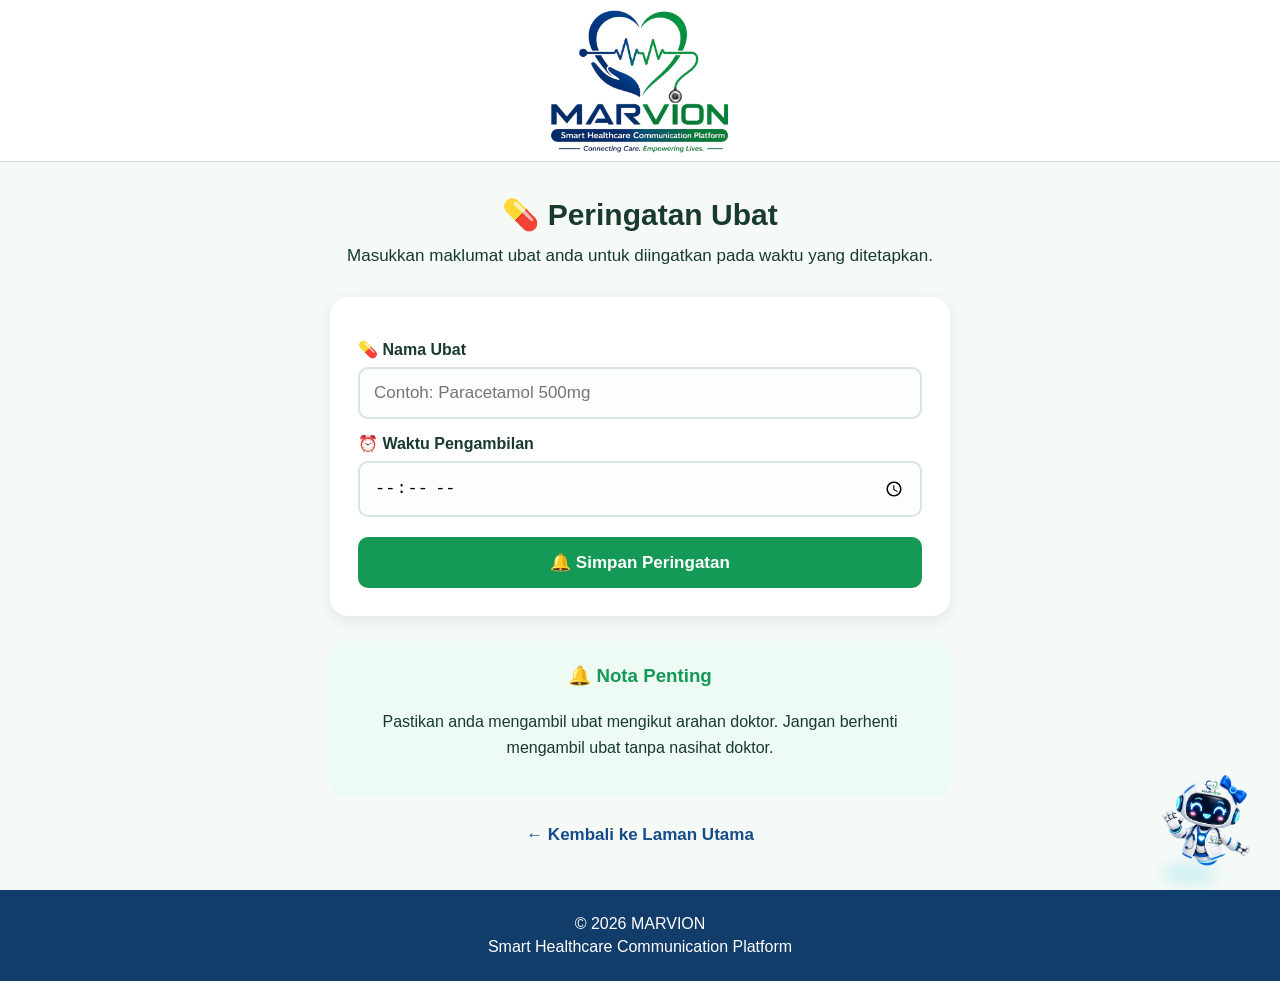
<file: medicine.html>
<!DOCTYPE html>
<html lang="ms">
<head>
    <meta charset="UTF-8">
    <meta name="viewport" content="width=device-width, initial-scale=1.0">

<link rel="stylesheet" href="marvion-ai.css">
    <title>Peringatan Ubat | MARVION</title>

    <style>
        * {
            box-sizing: border-box;
        }

        body {
            margin: 0;
            font-family: Arial, sans-serif;
            background: #f5faf7;
            color: #183b2b;
            text-align: center;
        }

        header {
            background: white;
            padding: 10px 15px 8px;
            border-bottom: 1px solid #ddd;
        }

        .logo {
            display: block;
            width: 180px;
            max-width: 80%;
            height: auto;
            margin: 0 auto;
        }

        main {
            width: 100%;
            max-width: 700px;
            margin: 0 auto;
            padding: 25px 15px 45px;
        }

        h1 {
            font-size: 30px;
            margin: 10px 0;
            color: #183b2b;
        }

        .intro {
            font-size: 17px;
            line-height: 1.6;
            margin: 0 auto 28px;
            max-width: 600px;
        }

        .form-box {
            width: 100%;
            max-width: 620px;
            margin: 0 auto;
            padding: 28px;
            background: white;
            border-radius: 18px;
            box-shadow: 0 4px 15px rgba(0,0,0,0.08);
            text-align: left;
        }

        label {
            display: block;
            font-weight: bold;
            margin: 15px 0 8px;
            color: #183b2b;
        }

        input {
            width: 100%;
            padding: 14px;
            border: 2px solid #d6e5dd;
            border-radius: 10px;
            font-size: 17px;
            background: #fbfefd;
        }

        input:focus {
            outline: none;
            border-color: #159957;
        }

        .save-button {
            width: 100%;
            padding: 15px;
            margin-top: 20px;
            border: none;
            border-radius: 10px;
            background: #159957;
            color: white;
            font-size: 17px;
            font-weight: bold;
            cursor: pointer;
        }

        .save-button:hover {
            background: #107a45;
        }

        .success {
            display: none;
            width: 100%;
            max-width: 620px;
            margin: 22px auto;
            padding: 22px;
            background: #eefaf2;
            border: 2px solid #55a875;
            border-radius: 14px;
            text-align: center;
            line-height: 1.7;
        }

        .alarm {
            display: none;
            width: 100%;
            max-width: 620px;
            margin: 22px auto;
            padding: 25px;
            background: #fff3cd;
            border: 3px solid #f0b400;
            border-radius: 16px;
            text-align: center;
        }

        .alarm h2 {
            margin-top: 0;
            color: #9a6500;
        }

        .alarm-button {
            width: 100%;
            padding: 14px;
            border: none;
            border-radius: 10px;
            background: #159957;
            color: white;
            font-size: 16px;
            font-weight: bold;
            cursor: pointer;
        }

        .note {
            width: 100%;
            max-width: 620px;
            margin: 25px auto;
            padding: 20px;
            background: #eefaf4;
            border-radius: 14px;
            text-align: center;
            line-height: 1.6;
        }

        .note h3 {
            margin-top: 0;
            color: #159957;
        }

        .back {
            display: block;
            width: fit-content;
            margin: 28px auto 0;
            color: #174c8a;
            font-size: 17px;
            font-weight: bold;
            text-decoration: none;
        }

        footer {
            background: #123d6a;
            color: white;
            padding: 20px 15px;
        }

        footer p {
            margin: 5px 0;
        }

  @media (max-width: 600px) {

            .logo {
                width: 160px;
            }

            h1 {
                font-size: 26px;
            }

            .intro {
                font-size: 15px;
            }

            .form-box {
                padding: 20px;
            }
        }
    </style>
</head>

<body>

<header>

    <img src="marvion-logo.png"
         alt="MARVION Smart Healthcare Communication Platform"
         class="logo">

</header>

<main>

    <h1>💊 Peringatan Ubat</h1>

    <p class="intro">
        Masukkan maklumat ubat anda untuk diingatkan
        pada waktu yang ditetapkan.
    </p>


    <div class="form-box">

        <label for="namaUbat">
            💊 Nama Ubat
        </label>

        <input
            type="text"
            id="namaUbat"
            placeholder="Contoh: Paracetamol 500mg">


        <label for="masaUbat">
            ⏰ Waktu Pengambilan
        </label>

        <input
            type="time"
            id="masaUbat">


        <button
            type="button"
            class="save-button"
            onclick="simpanPeringatan()">

            🔔 Simpan Peringatan

        </button>

    </div>


    <div id="berjaya" class="success"></div>


    <div id="alarm" class="alarm">

        <h2>⏰ MASA AMBIL UBAT!</h2>

        <p id="alarmText"></p>

        <button
            type="button"
            class="alarm-button"
            onclick="tutupAlarm()">

            ✅ Saya Sudah Ambil Ubat

        </button>

    </div>


    <div class="note">

        <h3>🔔 Nota Penting</h3>

        <p>
            Pastikan anda mengambil ubat mengikut arahan doktor.
            Jangan berhenti mengambil ubat tanpa nasihat doktor.
        </p>

    </div>


    <a href="index.html" class="back">
        ← Kembali ke Laman Utama
    </a>

</main>


<footer>

    <p>© 2026 MARVION</p>

    <p>
        Smart Healthcare Communication Platform
    </p>

</footer>


<script>

let audioContext = null;


/* ================================
   SIMPAN PERINGATAN
================================ */

function simpanPeringatan() {

    const nama =
        document.getElementById("namaUbat").value.trim();

    const masa =
        document.getElementById("masaUbat").value;


    if (nama === "" || masa === "") {

        alert(
            "⚠️ Sila masukkan nama ubat dan waktu pengambilan."
        );

        return;
    }


    /* Simpan maklumat */

    localStorage.setItem(
        "marvionNamaUbat",
        nama
    );

    localStorage.setItem(
        "marvionMasaUbat",
        masa
    );


    /* Simpan tarikh */

    localStorage.setItem(
        "marvionTarikhSimpan",
        new Date().toDateString()
    );


    /* Aktifkan bunyi */

    aktifkanAudio();


    /* Minta kebenaran notification */

    if (
        "Notification" in window &&
        Notification.permission === "default"
    ) {

        Notification.requestPermission();

    }


    /* Paparan berjaya */

    const berjaya =
        document.getElementById("berjaya");


    berjaya.style.display = "block";


    berjaya.innerHTML =

        "<h2>✅ Peringatan Berjaya Disimpan!</h2>" +

        "<p><strong>Nama Ubat:</strong> " +
        nama +
        "</p>" +

        "<p><strong>Waktu:</strong> " +
        masa +
        "</p>" +

        "<p>🔔 Peringatan MARVION sedang aktif.</p>";

}


/* ================================
   AKTIFKAN AUDIO
================================ */

function aktifkanAudio() {

    try {

        const AudioContext =
            window.AudioContext ||
            window.webkitAudioContext;


        if (!AudioContext) {
            return;
        }


        audioContext =
            new AudioContext();


        if (audioContext.state === "suspended") {

            audioContext.resume();

        }

    } catch (error) {

        console.log("Audio tidak tersedia.");

    }

}


/* ================================
   BUNYI PERINGATAN
================================ */

function bunyiPeringatan() {

    if (!audioContext) {
      aktifkanAudio();

    }


    if (!audioContext) {
        return;
    }


    function bunyi(freq, masa) {

        const oscillator =
            audioContext.createOscillator();

        const gain =
            audioContext.createGain();


        oscillator.connect(gain);

        gain.connect(
            audioContext.destination
        );


        oscillator.frequency.value =
            freq;


        gain.gain.setValueAtTime(
            0.001,
            audioContext.currentTime + masa
        );


        gain.gain.exponentialRampToValueAtTime(
            0.3,
            audioContext.currentTime + masa + 0.03
        );


        gain.gain.exponentialRampToValueAtTime(
            0.001,
            audioContext.currentTime + masa + 0.45
        );


        oscillator.start(
            audioContext.currentTime + masa
        );


        oscillator.stop(
            audioContext.currentTime + masa + 0.5
        );

    }


    /* Ting Ting */

    bunyi(880, 0);

    bunyi(1047, 0.65);

}


/* ================================
   SEMAK MASA
================================ */

setInterval(function() {

    const nama =
        localStorage.getItem(
            "marvionNamaUbat"
        );


    const masa =
        localStorage.getItem(
            "marvionMasaUbat"
        );


    if (!nama || !masa) {
        return;
    }


    const sekarang =
        new Date();


    const jam =
        String(
            sekarang.getHours()
        ).padStart(2, "0");


    const minit =
        String(
            sekarang.getMinutes()
        ).padStart(2, "0");


    const masaSekarang =
        jam + ":" + minit;


    const tarikhHariIni =

        sekarang.getFullYear() +
        "-" +
        String(
            sekarang.getMonth() + 1
        ).padStart(2, "0") +
        "-" +
        String(
            sekarang.getDate()
        ).padStart(2, "0");


    const idAlarm =

        tarikhHariIni +
        "-" +
        masa +
        "-" +
        nama;


    const alarmTerakhir =

        localStorage.getItem(
            "marvionAlarmTerakhir"
        );


    if (
        masaSekarang === masa &&
        alarmTerakhir !== idAlarm
    ) {

        localStorage.setItem(
            "marvionAlarmTerakhir",
            idAlarm
        );


        keluarkanPeringatan(nama);

    }

}, 1000);


/* ================================
   KELUARKAN PERINGATAN
================================ */

function keluarkanPeringatan(nama) {


    /* Bunyi */

    bunyiPeringatan();


    /* Kotak dalam laman */

    const alarm =
        document.getElementById("alarm");


    const alarmText =
        document.getElementById("alarmText");


    alarm.style.display =
        "block";


    alarmText.innerHTML =

        "Sudah sampai masa untuk mengambil " +

        "<strong>" +
        nama +
        "</strong>." +

        "<br><br>" +

        "Sila ambil ubat mengikut arahan doktor.";


    /* Notification browser */

    if (
        "Notification" in window &&
        Notification.permission === "granted"
    ) {

        try {

            new Notification(
                "⏰ MARVION - Masa Ambil Ubat",
                {
                    body:
                        "Sudah sampai masa mengambil " +
                        nama +
                        ".",

                    icon:
                        "marvion-logo.png"
                }
            );

        } catch (error) {

            console.log(
                "Notification tidak tersedia."
            );

        }

    }


    /* Popup */

    setTimeout(function() {

        alert(
            "⏰ MASA AMBIL UBAT!\n\n" +
            "Ubat: " +
            nama +
            "\n\n" +
            "Sila ambil ubat mengikut arahan doktor."
        );

    }, 100);

}


/* ================================
   TUTUP PERINGATAN
================================ */

function tutupAlarm() {

    document.getElementById(
        "alarm"
    ).style.display = "none";

}

/* ================================
   PAPARKAN PERINGATAN LAMA
================================ */

window.addEventListener(
    "load",
    function() {

        const nama =
            localStorage.getItem(
                "marvionNamaUbat"
            );


        const masa =
            localStorage.getItem(
                "marvionMasaUbat"
            );


        if (nama && masa) {

            document.getElementById(
                "namaUbat"
            ).value = nama;


            document.getElementById(
                "masaUbat"
            ).value = masa;


            const berjaya =
                document.getElementById(
                    "berjaya"
                );


            berjaya.style.display =
                "block";


            berjaya.innerHTML =

                "<h2>🔔 Peringatan Aktif</h2>" +

                "<p><strong>Nama Ubat:</strong> " +
                nama +
                "</p>" +

                "<p><strong>Waktu:</strong> " +
                masa +
                "</p>" +

                "<p>MARVION sedang mengingatkan anda.</p>";

        }

    }

);

</script>


<!-- MIRA - MARVION Intelligent Response Assistant -->

<button id="mira-chat-button" type="button">
    <span id="mira-avatar">
        <img src="mira-robot.png" alt="MIRA" style="width:42px; height:42px; object-fit:contain; border-radius:50%;">
    </span>
    <span>Tanya MIRA</span>
</button>

<div id="mira-chat-box">

    <div id="mira-header">
        <div id="mira-header-avatar">👩🏻‍⚕️🤖</div>

        <div id="mira-header-info">
            <strong>MIRA 💙</strong>
            <span>MARVION Intelligent Response Assistant</span>
            <div class="mira-online">● Online</div>
        </div>

        <button id="mira-close" type="button">×</button>
    </div>

    <div id="mira-messages">

        <div class="mira-message bot">
            <div class="mira-bubble">
                Hai! 👋 Saya <strong>MIRA</strong>, pembantu maya MARVION. 💙
                <br><br>
                Ada apa yang saya boleh bantu?
            </div>
        </div>

    </div>

    <div id="mira-quick-buttons">

        <button class="mira-quick-btn" type="button">
            📅 Temujanji
        </button>

        <button class="mira-quick-btn" type="button">
            🎟️ Nombor giliran
        </button>

        <button class="mira-quick-btn" type="button">
            🚨 Emergency Mode
        </button>

    </div>

    <div id="mira-input-area">

        <input
            id="mira-input"
            type="text"
            placeholder="Tanya MIRA di sini..."
        >

        <button id="mira-send" type="button">➤</button>

    </div>

</div>

</body>
</html>
</file>
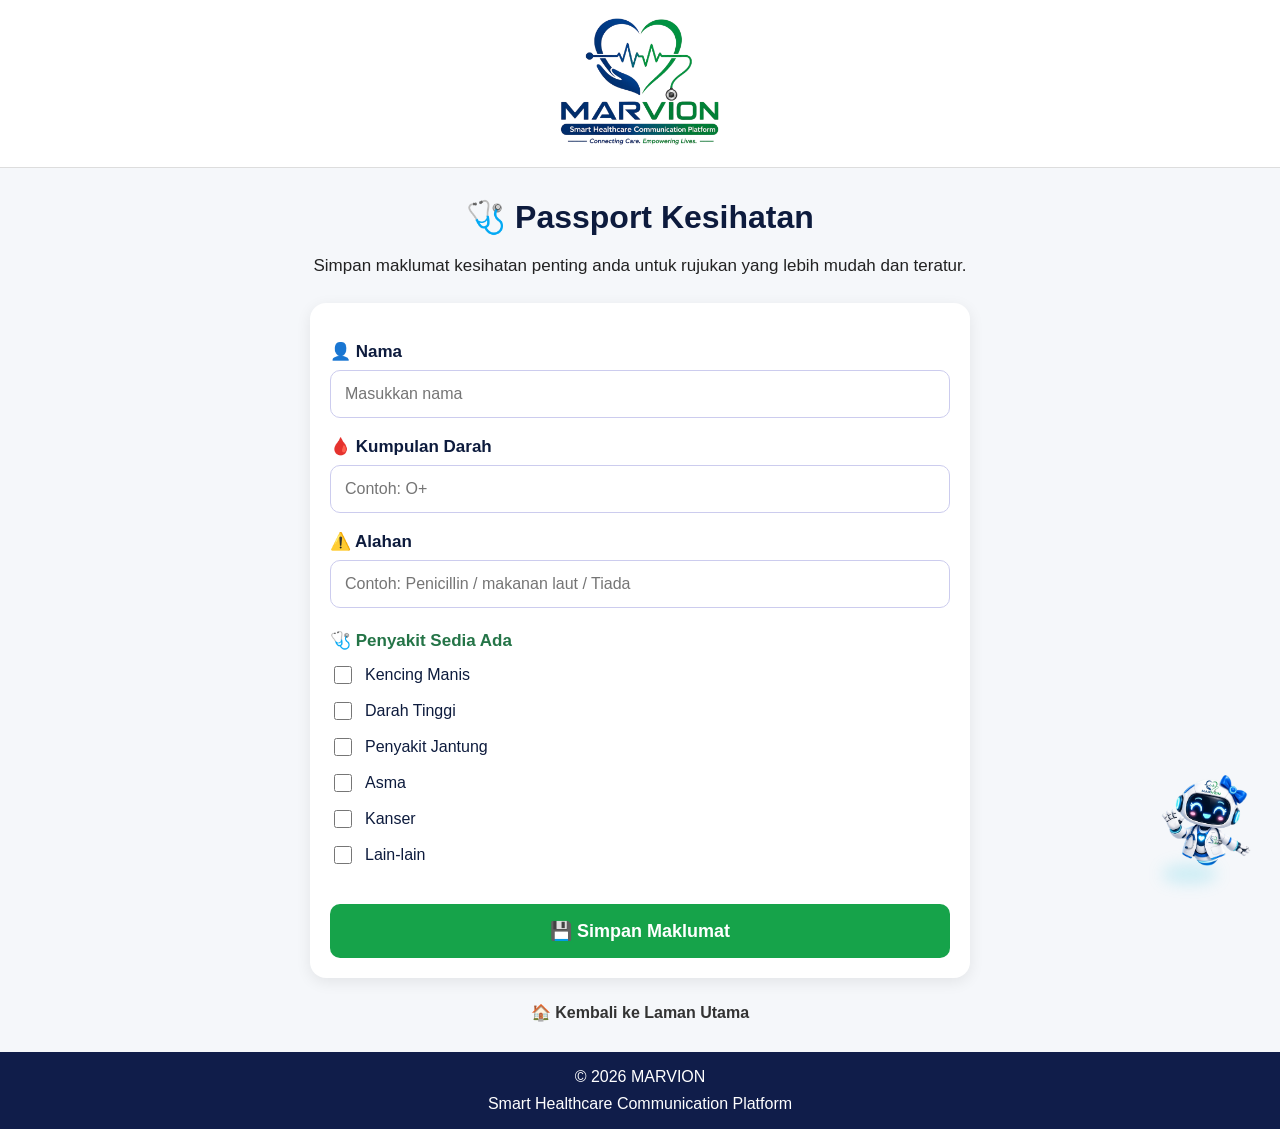
<file: passport.html>
<!DOCTYPE html>
<html lang="ms">
<head>
<meta charset="UTF-8">
<meta name="viewport" content="width=device-width, initial-scale=1.0">

<title>Passport Kesihatan | MARVION</title>

<link rel="stylesheet" href="marvion-ai.css">

<style>
* {
    box-sizing: border-box;
}

body {
    margin: 0;
    font-family: Arial, sans-serif;
    background: #f5f7fa;
    color: #222;
}

/* HEADER */
header {
    background: white;
    text-align: center;
    padding: 18px 10px;
    border-bottom: 1px solid #ddd;
}

header img {
    width: 160px;
    max-width: 80%;
}

/* MAIN */
main {
    max-width: 700px;
    margin: 30px auto;
    padding: 0 20px;
}

/* TITLE */
.title {
    text-align: center;
    margin-bottom: 25px;
}

.title h1 {
    font-size: 32px;
    margin: 10px 0;
    color: #0d1b3d;
}

.title p {
    font-size: 17px;
    line-height: 1.5;
}

/* FORM CARD */
.form-card {
    background: white;
    padding: 20px;
    border-radius: 16px;
    box-shadow: 0 4px 15px rgba(0,0,0,0.08);
}

label {
    display: block;
    font-weight: bold;
    font-size: 17px;
    margin-top: 18px;
    margin-bottom: 8px;
    color: #0d1b3d;
}

input[type="text"] {
    width: 100%;
    padding: 14px;
    border: 1px solid #cce;
    border-radius: 10px;
    font-size: 16px;
}

/* DISEASE TITLE */
.disease-title {
    font-weight: bold;
    font-size: 17px;
    margin-top: 22px;
    margin-bottom: 12px;
    color: #247447;
}

/* CHECKBOX */
.checkbox {
    display: flex;
    align-items: center;
    gap: 10px;
    margin: 12px 0;
    font-size: 16px;
    font-weight: normal;
}

.checkbox input {
    width: 18px;
    height: 18px;
    flex-shrink: 0;
}

/* SAVE BUTTON */
.save-button {
    width: 100%;
    border: none;
    background: #16a34a;
    color: white;
    font-size: 18px;
    font-weight: bold;
    padding: 16px;
    border-radius: 10px;
    margin-top: 25px;
    cursor: pointer;
}

.save-button:hover {
    background: #12833c;
}

/* SUCCESS */
.success {
    display: none;
    background: #effaf2;
    border: 2px solid #2aa85f;
    border-radius: 14px;
    padding: 20px;
    margin-top: 25px;
    text-align: center;
}

.success h2 {
    color: #247447;
    margin-top: 0;
}

/* BACK */
.back {
    display: block;
    text-align: center;
    margin: 25px 0;
    color: #333;
    font-weight: bold;
    text-decoration: none;
}

/* FOOTER */
footer {
    background: #101d4a;
    color: white;
    text-align: center;
    padding: 14px 10px;
    margin-top: 25px;
    line-height: 1.4;
}

footer .footer-title {
    margin: 0 0 4px;
}

footer .footer-subtitle {
    margin: 0;
}

/* MOBILE */
@media (max-width: 600px) {

    header {
        padding: 12px 10px;
    }

    header img {
        width: 160px;
    }

    main {
        margin: 20px auto;
        padding: 0 16px;
    }

    .title h1 {
        font-size: 27px;
    }

    .title p {
        font-size: 16px;
    }

    .form-card {
        padding: 20px 16px;
    }

    label {
        font-size: 17px;
    }

    input[type="text"] {
        font-size: 16px;
        padding: 14px;
    }

    .save-button {
        font-size: 17px;
        padding: 15px;
    }

    footer {
        font-size: 15px;
        padding: 14px 8px;
    }
}
</style>
</head>

<body>

<header>
    <img src="marvion-logo.png"
         alt="MARVION Smart Healthcare Communication Platform">
</header>

<main>

    <div class="title">
        <h1>🩺 Passport Kesihatan</h1>
        <p>
            Simpan maklumat kesihatan penting anda
            untuk rujukan yang lebih mudah dan teratur.
        </p>
    </div>

    <div class="form-card">

        <label for="nama">👤 Nama</label>

        <input
            type="text"
            id="nama"
            placeholder="Masukkan nama"
        >

        <label for="darah">🩸 Kumpulan Darah</label>

        <input
            type="text"
            id="darah"
            placeholder="Contoh: O+"
        >

        <label for="alahan">⚠️ Alahan</label>

        <input
            type="text"
            id="alahan"
            placeholder="Contoh: Penicillin / makanan laut / Tiada"
        >

        <div class="disease-title">
            🩺 Penyakit Sedia Ada
        </div>

        <label class="checkbox">
            <input type="checkbox" value="Kencing Manis">
            Kencing Manis
        </label>

        <label class="checkbox">
            <input type="checkbox" value="Darah Tinggi">
            Darah Tinggi
        </label>

        <label class="checkbox">
            <input type="checkbox" value="Penyakit Jantung">
            Penyakit Jantung
        </label>

        <label class="checkbox">
            <input type="checkbox" value="Asma">
            Asma
        </label>

        <label class="checkbox">
            <input type="checkbox" value="Kanser">
            Kanser
        </label>

        <label class="checkbox">
            <input type="checkbox" value="Lain-lain">
            Lain-lain
        </label>

        <button class="save-button" onclick="simpanMaklumat()">
            💾 Simpan Maklumat
        </button>

        <div class="success" id="successMessage">
            <h2>💾 Maklumat Berjaya Disimpan!</h2>
            <p>
                Maklumat kesihatan anda telah disimpan
                dan akan digunakan dalam Emergency Mode.
            </p>
        </div>

    </div>

    <a class="back" href="index.html">
        🏠 Kembali ke Laman Utama
    </a>

</main>

<footer>
    <p class="footer-title">© 2026 MARVION</p>
    <p class="footer-subtitle">
        Smart Healthcare Communication Platform
    </p>
</footer>

<script>

function simpanMaklumat() {

    let nama = document.getElementById("nama").value.trim();
    let darah = document.getElementById("darah").value.trim();
    let alahan = document.getElementById("alahan").value.trim();

    if (nama === "") {
        alert("Sila masukkan nama.");
        return;
    }

    if (darah === "") {
        alert("Sila masukkan kumpulan darah.");
        return;
    }

    if (alahan === "") {
        alahan = "Tiada";
    }

    let checkbox =
        document.querySelectorAll(
            '.checkbox input[type="checkbox"]:checked'
        );

    let penyakit = [];

    checkbox.forEach(function(item) {
        penyakit.push(item.value);
    });

    let maklumat = {
        nama: nama,
        darah: darah,
        alahan: alahan,
        penyakit:
            penyakit.length > 0
            ? penyakit.join(", ")
            : "Tiada"
    };

    localStorage.setItem(
        "maklumatKesihatan",
        JSON.stringify(maklumat)
    );

    document.getElementById(
        "successMessage"
    ).style.display = "block";
}

</script>

<!-- MIRA - MARVION Intelligent Response Assistant -->

<button id="mira-chat-button" type="button">
    <span id="mira-avatar">
        <img src="mira-robot.png" alt="MIRA" style="width:42px; height:42px; object-fit:contain; border-radius:50%;">
    </span>
    <span>Tanya MIRA</span>
</button>

<div id="mira-chat-box">

    <div id="mira-header">
        <div id="mira-header-avatar">👩🏻‍⚕️🤖</div>

        <div id="mira-header-info">
            <strong>MIRA 💙</strong>
            <span>MARVION Intelligent Response Assistant</span>
            <div class="mira-online">● Online</div>
        </div>

        <button id="mira-close" type="button">×</button>
    </div>

    <div id="mira-messages">

        <div class="mira-message bot">
            <div class="mira-bubble">
                Hai! 👋 Saya <strong>MIRA</strong>, pembantu maya MARVION. 💙
                <br><br>
                Ada apa yang saya boleh bantu?
            </div>
        </div>

    </div>

    <div id="mira-quick-buttons">

        <button class="mira-quick-btn" type="button">
            📅 Temujanji
        </button>

        <button class="mira-quick-btn" type="button">
            🎟️ Nombor giliran
        </button>

        <button class="mira-quick-btn" type="button">
            🚨 Emergency Mode
        </button>

    </div>

    <div id="mira-input-area">

        <input
            id="mira-input"
            type="text"
            placeholder="Tanya MIRA di sini..."
        >

        <button id="mira-send" type="button">➤</button>

    </div>

</div>

</body>
</html>
</file>
<file: style.css>
body {
    font-family: Arial, sans-serif;
    margin: 0;
    background-color: #f5f8fa;
    color: #0d1b3d;
}

header {
    background: white;
    color: white;
    padding: 5px 10px;
    text-align: center;
}

header h1 {
    font-size: 36px;
    margin: 5px 0 10px;
}

header p {
    margin: 8px 0;
}

header p strong {
    color: #b7f7dc;
}

.logo {
    width: 190px;
    max-width: 65%;
    height: auto;
    display: block;
    margin: 0 auto 5px;
}

main {
    padding: 0 15px 30px;
    max-width: 1000px;
    margin: auto;
}

main h2 {
    text-align: center;
    color: #0d1b3d;
    margin-top: 10px;
    margin-bottom: 25px;
}

.arahan {
    text-align: center;
    margin-bottom: 20px;
}
.menu {
    display: grid;
    grid-template-columns: 1fr 1fr;
    gap: 18px;
}

.card {
    background: white;
    padding: 25px 15px;
    border-radius: 14px;
    text-align: center;
    font-weight: bold;
    text-decoration: none;
    color: #0d1b3d;
    border: 2px solid #d8eee5;
    box-shadow: 0 4px 10px rgba(13, 27, 61, 0.08);
    transition: 0.2s;
}

.card:hover {
    background-color: #ecfdf5;
    border-color: #059669;
    transform: translateY(-3px);
}

footer {
    background-color: #0d1b3d;
    color: white;
    text-align: center;
    padding: 15px;
    margin-top: 30px;
}

@media (max-width: 600px) {
    .menu {
        grid-template-columns: 1fr;
    }

    header h1 {
        font-size: 30px;
    }

    header {
    padding: 5px 10px;
  }

.logo {
    display: block;
    width: 180px;
    max-width: 100%;
    height: auto;
    margin: 0 auto;
}

header p {
    margin: 2px 0;
    font-size: 12px;
  }
}

/* EMERGENCY MODE */
.emergency-card {
    background: #fff0f0;
    border: 3px solid #d32f2f;
    color: #b71c1c;
    font-size: 22px;
    padding: 25px 15px;
    font-weight: bold;
    box-shadow: 0 4px 12px rgba(211, 47, 47, 0.25);
    animation: emergencyPulse 1.5s infinite;
}

.emergency-card small {
    display: block;
    font-size: 14px;
    margin-top: 8px;
    color: #7f0000;
}

@keyframes emergencyPulse {
    0%, 100% {
        transform: scale(1);
    }
    50% {
        transform: scale(1.02);
    }
}

/* Logo untuk telefon */
@media (max-width: 600px) {
    header {
        padding: 3px 10px !important;
    }

    header img,
    .logo {
        width: 100px !important;
        max-width: 100px !important;
        height: auto !important;
        display: block;
        margin: 0 auto;
    }
}

@media (max-width: 600px) {
    header {
        padding: 2px 10px;
    }

    .logo {
        width: 190px;
        max-width: 65%;
        margin: 0 auto 2px;
    }

    header + hr {
        margin: 5px 0;
    }

    main h2 {
        margin-top: 10px;
        margin-bottom: 15px;
    }
}

/* ===== BORANG TEMPAHAN ===== */

form {
    max-width: 600px;
    margin: 0 auto;
    background: white;
    padding: 25px;
    border-radius: 16px;
    box-shadow: 0 4px 15px rgba(13, 27, 61, 0.08);
    border: 2px solid #d8eee5;
}

form label {
    display: block;
    text-align: left;
    font-weight: bold;
    color: #0d1b3d;
    margin-top: 15px;
    margin-bottom: 6px;
}

form input,
form select {
    width: 100%;
    box-sizing: border-box;
    padding: 12px;
    border: 2px solid #d8eee5;
    border-radius: 10px;
    font-size: 16px;
    background: #f9fdfb;
}

form input:focus,
form select:focus {
    outline: none;
    border-color: #059669;
}

form button {
    display: block;
    width: 100%;
    margin-top: 22px;
    padding: 13px;
    border: none;
    border-radius: 10px;
    background: #059669;
    color: white;
    font-size: 17px;
    font-weight: bold;
    cursor: pointer;
}

form button:hover {
    background: #047857;
    transform: translateY(-2px);
}

#pengesahan {
    max-width: 600px;
    margin: 20px auto;
    padding: 20px;
    background: #ecfdf5;
    border: 2px solid #059669;
    border-radius: 14px;
    text-align: center;
}

#pengesahan h3 {
    color: #047857;
}

/* Paparan telefon */
@media (max-width: 600px) {
    form {
        padding: 18px;
        margin: 0 10px;
    }

    form input,
    form select {
        font-size: 15px;
    }

/* ===== KEMASAN AKHIR MARVION ===== */

main {
    text-align: center;
}

main > p {
    text-align: center;
}

main form {
    margin-left: auto;
    margin-right: auto;
}

#status {
    max-width: 600px;
    margin: 25px auto;
    padding: 25px;
    text-align: center;
    background: #ffffff;
    border-radius: 14px;
    box-shadow: 0 2px 8px rgba(0,0,0,0.08);
}

#status p {
    text-align: center;
    margin: 8px 0;
}

#status strong {
    display: inline-block;
    margin-bottom: 8px;
}

#pengesahan {
    max-width: 600px;
    margin: 25px auto;
    text-align: center;
}

main a {
    display: block;
    width: fit-content;
    margin: 20px auto;
    text-align: center;
}

header {
    text-align: center;
}

header .logo {
    display: block;
    margin-left: auto;
    margin-right: auto;
}

footer {
    text-align: center;
}


/* ===== SERAGAMKAN SAIZ MIRA MARVION ===== */
#mira-chat-button {
    position: fixed !important;
    right: 20px !important;
    bottom: 20px !important;
    z-index: 9999 !important;
}

#mira-chat-button img {
    width: 90px !important;
    height: 90px !important;
    object-fit: contain !important;
}

#mira-chat-box {
    z-index: 10000 !important;
}

@media (max-width: 600px) {
    #mira-chat-button {
        right: 12px !important;
        bottom: 12px !important;
    }

    #mira-chat-button img {
        width: 60px !important;
        height: 60px !important;
    }
}
</file>
<file: marvion-ai.css>
/* =====================================================
   MIRA - MARVION Intelligent Response Assistant
   Robot Doktor Perempuan Comel 🤖👩🏻‍⚕️
   ===================================================== */

#mira-chat-button {
    position: fixed;
    right: 22px;
    bottom: 22px;
    z-index: 9999;
    border: none;
    border-radius: 50px;
    padding: 12px 18px 12px 12px;
    background: linear-gradient(135deg, #0b4f8a, #00a878);
    color: white;
    font-size: 16px;
    font-weight: 700;
    cursor: pointer;
    box-shadow: 0 6px 20px rgba(0, 0, 0, 0.22);
    display: flex;
    align-items: center;
    gap: 9px;
    transition: 0.25s ease;
}

#mira-chat-button:hover {
    transform: translateY(-3px) scale(1.03);
}

#mira-avatar {
    width: 42px;
    height: 42px;
    border-radius: 50%;
    background: white;
    display: flex;
    align-items: center;
    justify-content: center;
    font-size: 25px;
    box-shadow: 0 2px 8px rgba(0,0,0,0.15);
}

/* Kotak Chat MIRA */
#mira-chat-box {
    position: fixed;
    right: 22px;
    bottom: 88px;
    width: 360px;
    max-width: calc(100vw - 30px);
    height: 520px;
    max-height: calc(100vh - 120px);
    background: white;
    border-radius: 24px;
    overflow: hidden;
    z-index: 9998;
    box-shadow: 0 12px 40px rgba(0,0,0,0.25);
    display: none;
    flex-direction: column;
    border: 2px solid #d9f3ed;
}

/* Header MIRA */
#mira-header {
    background: linear-gradient(135deg, #0b4f8a, #00a878);
    color: white;
    padding: 15px;
    display: flex;
    align-items: center;
    gap: 12px;
}

#mira-header-avatar {
    width: 48px;
    height: 48px;
    background: white;
    border-radius: 50%;
    display: flex;
    align-items: center;
    justify-content: center;
    font-size: 29px;
}

#mira-header-info {
    flex: 1;
}

#mira-header-info strong {
    display: block;
    font-size: 19px;
}

#mira-header-info span {
    font-size: 11px;
    opacity: 0.9;
}

#mira-close {
    border: none;
    background: rgba(255,255,255,0.2);
    color: white;
    width: 34px;
    height: 34px;
    border-radius: 50%;
    font-size: 20px;
    cursor: pointer;
}

/* Ruang mesej */
#mira-messages {
    flex: 1;
    padding: 15px;
    overflow-y: auto;
    background: #f7fbfa;
}

.mira-message {
    margin-bottom: 12px;
    display: flex;
}

.mira-message.bot {
    justify-content: flex-start;
}

.mira-message.user {
    justify-content: flex-end;
}

.mira-bubble {
    max-width: 82%;
    padding: 11px 14px;
    border-radius: 17px;
    font-size: 14px;
    line-height: 1.45;
}

.mira-message.bot .mira-bubble {
    background: #e1f6ee;
    color: #123;
    border-bottom-left-radius: 5px;
}

.mira-message.user .mira-bubble {
    background: #0b4f8a;
    color: white;
    border-bottom-right-radius: 5px;
}

/* Soalan pantas */
#mira-quick-buttons {
    padding: 8px 12px;
    display: flex;
    gap: 7px;
    overflow-x: auto;
    background: white;
    border-top: 1px solid #eee;
}

.mira-quick-btn {
    white-space: nowrap;
    border: 1px solid #b8dfd4;
    background: white;
    color: #0b4f8a;
    border-radius: 20px;
    padding: 7px 11px;
    font-size: 12px;
    cursor: pointer;
}

.mira-quick-btn:hover {
    background: #e8f8f3;
}

/* Ruang taip */
#mira-input-area {
    display: flex;
    gap: 8px;
    padding: 11px;
    background: white;
    border-top: 1px solid #eee;
}

#mira-input {
    flex: 1;
    border: none;
    outline: none;
    background: #f0f4f7;
    border-radius: 22px;
    padding: 11px 15px;
    font-size: 14px;
}

#mira-send {
    width: 44px;
    height: 44px;
    border: none;
    border-radius: 50%;
    background: #00a878;
    color: white;
    font-size: 19px;
    cursor: pointer;
}

/* Status online */
.mira-online {
    color: #bfffe9;
    font-size: 11px;
}

/* Paparan telefon */
@media (max-width: 600px) {

    #mira-chat-button {
        right: 14px;
        bottom: 14px;
        padding: 9px 14px 9px 9px;
        font-size: 14px;
    }

    #mira-avatar {
        width: 38px;
        height: 38px;
        font-size: 22px;
    }

#mira-chat-box {
        right: 10px;
        bottom: 75px;
        width: calc(100vw - 20px);
        height: 500px;
        max-height: calc(100vh - 95px);
        border-radius: 20px;
    }
}

/* =====================================================
   MIRA - Paparan Robot Besar & Terapung
   ===================================================== */

#mira-chat-button {
    padding: 6px 18px 6px 6px;
    gap: 10px;
}

#mira-avatar {
    width: 68px;
    height: 68px;
    background: transparent;
    box-shadow: none;
    animation: miraFloat 3s ease-in-out infinite;
}

#mira-avatar img {
    width: 68px !important;
    height: 68px !important;
    object-fit: contain;
    border-radius: 0 !important;
}

/* Animasi terapung */
@keyframes miraFloat {
    0%, 100% {
        transform: translateY(0);
    }

    50% {
        transform: translateY(-8px);
    }
}

/* Sedikit efek cahaya */
#mira-avatar::after {
    content: "";
    position: absolute;
    width: 55px;
    height: 18px;
    background: rgba(0, 190, 220, 0.18);
    border-radius: 50%;
    filter: blur(8px);
    bottom: -3px;
    left: 7px;
    z-index: -1;
}

/* Telefon */
@media (max-width: 600px) {

    #mira-chat-button {
        padding: 5px 13px 5px 5px;
    }

    #mira-avatar {
        width: 62px;
        height: 62px;
    }

    #mira-avatar img {
        width: 62px !important;
        height: 62px !important;
    }
}

/* MIRA - robot terapung sahaja */
#mira-chat-button {
    background: transparent !important;
    border: none !important;
    box-shadow: none !important;
    padding: 0 !important;
    border-radius: 0 !important;
    width: 105px;
    height: 105px;
}

#mira-chat-button #mira-avatar {
    width: 105px !important;
    height: 105px !important;
    background: transparent !important;
    box-shadow: none !important;
    animation: miraFloat 3s ease-in-out infinite;
}

#mira-chat-button #mira-avatar img {
    width: 105px !important;
    height: 105px !important;
    object-fit: contain;
    border-radius: 0 !important;
}

/* Sembunyikan tulisan Tanya MIRA */
#mira-chat-button > span:last-child {
    display: none !important;
}

/* MIRA terapung perlahan */
@keyframes miraFloat {
    0%, 100% {
        transform: translateY(0);
    }
    50% {
        transform: translateY(-8px);
    }
}

/* Telefon */
@media (max-width: 600px) {
    #mira-chat-button {
        width: 105px;
        height: 105px;
    }

    #mira-chat-button #mira-avatar {
        width: 105px !important;
        height: 105px !important;
    }

    #mira-chat-button #mira-avatar img {
        width: 105px !important;
        height: 105px !important;
    }
}

/* ===== SAIZ MIRA SERAGAM UNTUK SEMUA HALAMAN MARVION ===== */

#mira-chat-button {
    position: fixed !important;
    right: 20px !important;
    bottom: 20px !important;
    z-index: 9999 !important;
    display: flex !important;
    align-items: center !important;
    gap: 8px !important;
}

#mira-chat-button img,
#mira-avatar img {
    width: 42px !important;
    height: 42px !important;
    object-fit: contain !important;
    flex-shrink: 0 !important;
}

#mira-chat-box {
    z-index: 10000 !important;
}

@media (max-width: 600px) {
    #mira-chat-button {
        right: 12px !important;
        bottom: 12px !important;
    }

    #mira-chat-button img,
    #mira-avatar img {
        width: 42px !important;
        height: 42px !important;
    }
}
</file>
